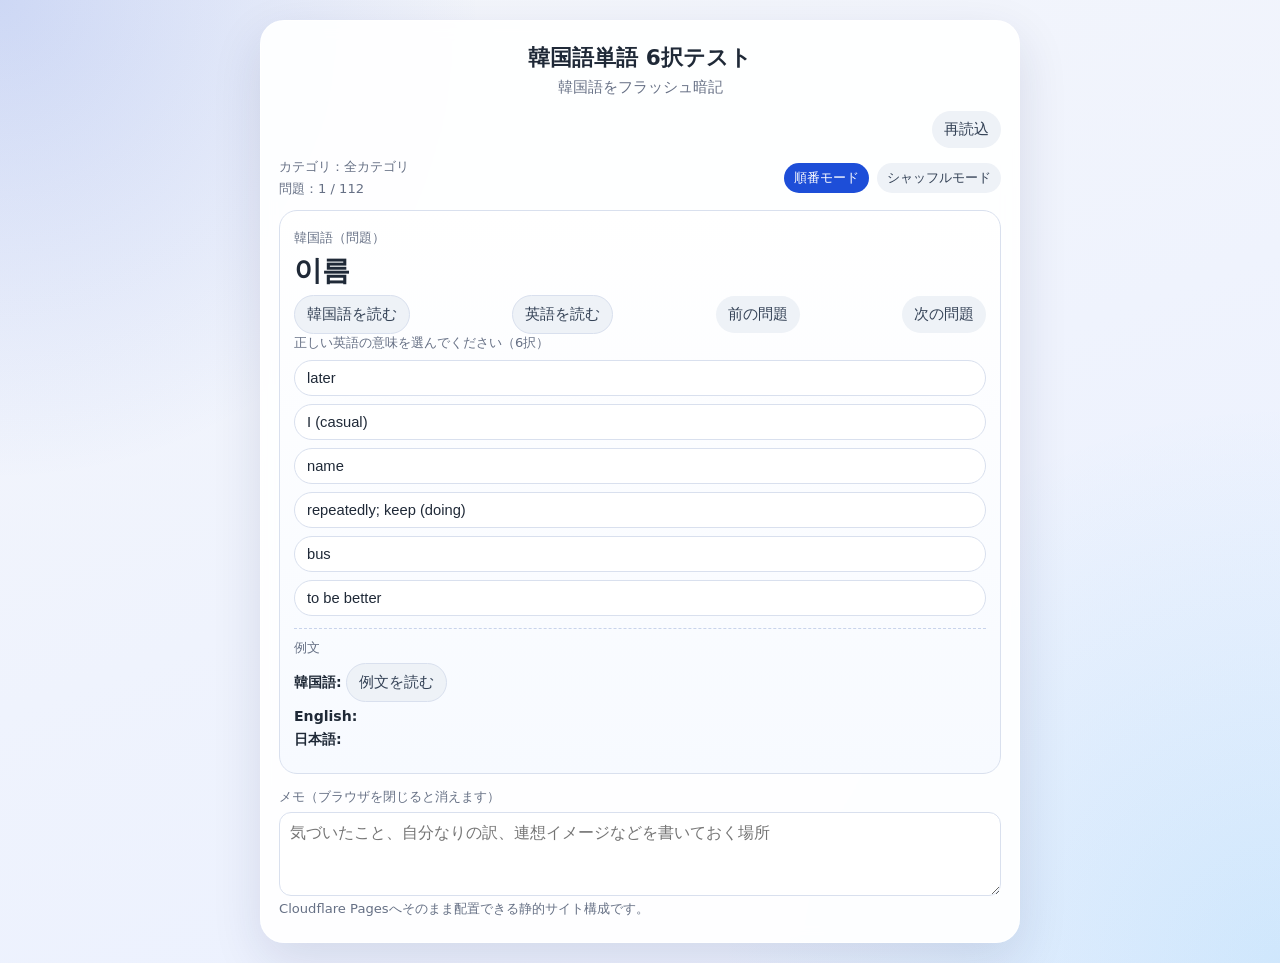
<file: index.html>
<!DOCTYPE html>
<html lang="ja">
<head>
  <meta charset="UTF-8">
  <meta name="viewport" content="width=device-width, initial-scale=1.0">
  <title>韓国語単語 6択テスト</title>
  <link rel="stylesheet" href="./assets/styles.css">
</head>
<body>
  <div class="app">
    <h1 id="appTitle">韓国語単語 6択テスト</h1>
    <div class="sub" id="appSubtitle">
      韓国語とその意味を学習するツールになります。
    </div>

    <div class="status-bar">
      <button id="reloadBtn" class="ghost small-btn" type="button">再読込</button>
    </div>

    <div id="startScreen" class="start-screen hidden">
      <div class="picker-card">
        <div class="picker-kicker">Category Select</div>
        <h2 class="picker-title">学習するカテゴリを選んでください</h2>
        <div class="picker-copy">
          カテゴリごとに問題セットを切り替えて演習できます。
        </div>
        <div id="categorySummary" class="category-summary"></div>
        <div class="picker-section">
          <div class="picker-section-title">すぐに始める</div>
          <div id="quickActionButtons" class="selection-list"></div>
        </div>
        <div class="picker-section">
          <div class="picker-section-head">
            <div class="picker-section-title">カテゴリ一覧</div>
            <div id="categoryCountBadge" class="picker-section-badge"></div>
          </div>
          <div id="categoryButtons" class="selection-list"></div>
        </div>
      </div>
    </div>

    <div id="quizScreen" class="quiz-screen">
      <div class="top-row">
        <div class="progress-block">
          <div>カテゴリ：<span id="currentCategory">全カテゴリ</span></div>
          <div>問題：<span id="qIndex">0</span> / <span id="qTotal">0</span></div>
        </div>
        <div class="mode-buttons">
          <button id="backToCategoriesBtn" class="ghost mode-btn hidden" type="button">カテゴリ選択</button>
          <button id="modeOrderBtn" class="mode-btn mode-active" type="button">順番モード</button>
          <button id="modeShuffleBtn" class="mode-btn mode-inactive" type="button">シャッフルモード</button>
        </div>
      </div>

      <div class="card">
        <div class="label">韓国語（問題）</div>
        <div id="koWord" class="ko-text-main">読込中...</div>

        <div class="btn-row">
          <button class="audio-btn" id="speakKo" type="button">韓国語を読む</button>
          <button class="audio-btn" id="speakEn" type="button">英語を読む</button>
          <button id="prevBtn" class="ghost" type="button">前の問題</button>
          <button id="nextBtn" class="ghost" type="button">次の問題</button>
        </div>

        <div id="optionsLabel" class="label">正しい英語の意味を選んでください（最大6択）</div>
        <div id="options" class="mc-options"></div>

        <div id="result" class="result"></div>
        <div id="correctAnswer" class="correct-answer"></div>

        <div id="exampleBlock" class="example-block">
          <div class="label">例文</div>
          <div class="example-line">
            <strong>韓国語:</strong>
            <span id="exKo"></span>
            <button class="audio-btn" id="exSpeakKo" type="button">例文を読む</button>
          </div>
          <div class="example-line"><strong>English:</strong> <span id="exEn"></span></div>
          <div class="example-line"><strong>日本語:</strong> <span id="exJp"></span></div>
        </div>
      </div>

      <div class="memo-block">
        <div class="label">メモ（ブラウザを閉じると消えます）</div>
        <textarea id="memoBox" placeholder="気づいたこと、自分なりの訳、連想イメージなどを書いておく場所"></textarea>
      </div>

      <div class="bottom-row">
        <div>Cloudflare Pagesへそのまま配置できる静的サイト構成です。</div>
        <div id="errorMessage" class="error-message"></div>
      </div>
    </div>
  </div>

  <script src="./assets/config.js"></script>
  <script src="./assets/app.js"></script>
</body>
</html>
</file>
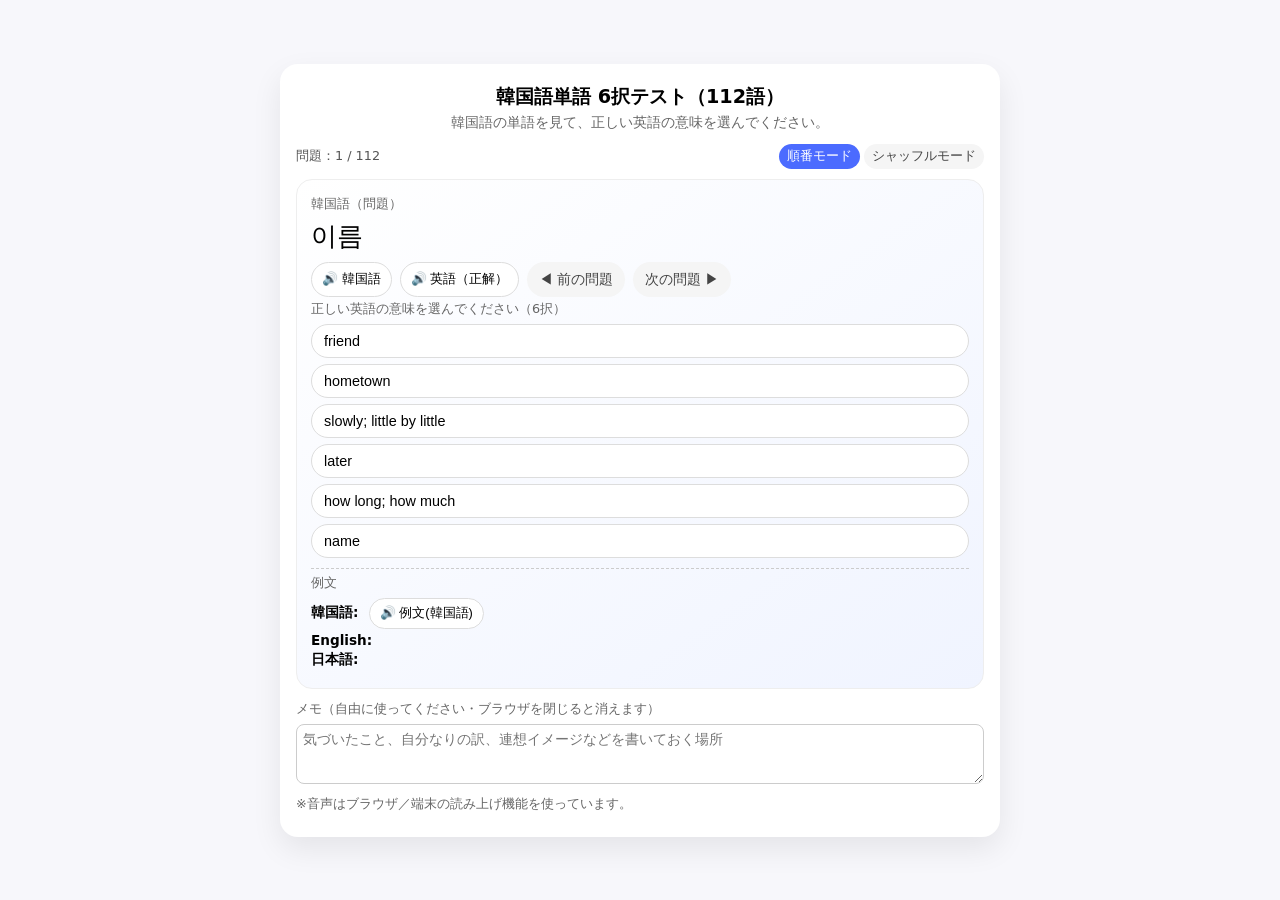
<file: flash korea word 34.html>
<!DOCTYPE html>
<html lang="ja">
<head>
  <meta charset="UTF-8">
  <title>韓国語単語 112語 6択テスト</title>
  <meta name="viewport" content="width=device-width, initial-scale=1.0">
  <style>
    :root {
      font-family: system-ui, -apple-system, BlinkMacSystemFont, "Segoe UI", sans-serif;
    }
    body {
      margin: 0;
      padding: 0;
      min-height: 100vh;
      display: flex;
      justify-content: center;
      align-items: center;
      background: #f7f7fb;
    }
    .app {
      width: 100%;
      max-width: 720px;
      background: #ffffff;
      padding: 20px 16px 24px;
      box-shadow: 0 12px 30px rgba(0,0,0,0.08);
      border-radius: 18px;
      box-sizing: border-box;
    }
    h1 {
      font-size: 1.2rem;
      margin: 0 0 4px;
      text-align: center;
    }
    .sub {
      font-size: 0.85rem;
      color: #666;
      text-align: center;
      margin-bottom: 12px;
    }
    .top-row {
      display: flex;
      justify-content: space-between;
      align-items: center;
      font-size: 0.8rem;
      color: #555;
      margin-bottom: 10px;
      gap: 8px;
      flex-wrap: wrap;
    }
    .mode-buttons {
      display: flex;
      gap: 4px;
      flex-wrap: wrap;
    }
    .mode-btn {
      padding: 4px 8px;
      font-size: 0.8rem;
      border-radius: 999px;
      border: none;
      cursor: pointer;
      display: inline-flex;
      align-items: center;
      gap: 4px;
    }
    .mode-active {
      background: #4b6bff;
      color: #fff;
    }
    .mode-inactive {
      background: #f5f5f5;
      color: #444;
    }

    .card {
      border-radius: 16px;
      border: 1px solid #eee;
      background: linear-gradient(145deg, #ffffff, #f0f4ff);
      padding: 16px 14px;
      margin-bottom: 12px;
    }
    .label {
      font-size: 0.8rem;
      color: #666;
      margin-bottom: 6px;
    }
    .ko-text-main {
      font-size: 1.6rem;
      font-weight: 500;
      margin-bottom: 6px;
      word-break: keep-all;
    }
    .btn-row {
      display: flex;
      flex-wrap: wrap;
      gap: 8px;
      margin-top: 8px;
      margin-bottom: 4px;
    }
    button {
      border-radius: 999px;
      border: none;
      padding: 8px 12px;
      font-size: 0.9rem;
      cursor: pointer;
      transition: background 0.1s, transform 0.05s;
      display: inline-flex;
      align-items: center;
      gap: 4px;
    }
    .primary {
      background: #4b6bff;
      color: #fff;
    }
    .primary:hover {
      background: #364dd6;
      transform: translateY(-1px);
    }
    .ghost {
      background: #f5f5f5;
      color: #444;
    }
    .ghost:hover {
      background: #eaeaea;
      transform: translateY(-1px);
    }
    .audio-btn {
      background: #fff;
      border: 1px solid #ddd;
      border-radius: 999px;
      padding: 6px 10px;
      font-size: 0.8rem;
    }
    .audio-btn:hover {
      background: #f5f5f5;
    }

    .mc-options {
      display: flex;
      flex-direction: column;
      gap: 6px;
      margin-top: 6px;
    }
    .mc-option {
      text-align: left;
      background: #fff;
      border-radius: 999px;
      border: 1px solid #ddd;
      padding: 8px 12px;
      font-size: 0.9rem;
      cursor: pointer;
      transition: background 0.1s, transform 0.05s, border-color 0.1s;
    }
    .mc-option:hover:not(:disabled) {
      background: #f3f3ff;
      transform: translateY(-1px);
    }
    .mc-option.correct-choice {
      background: #e5f7eb;
      border-color: #25a768;
    }
    .mc-option.wrong-choice {
      background: #fde9e7;
      border-color: #d14343;
    }

    .result {
      margin-top: 10px;
      font-size: 0.9rem;
    }
    .correct {
      color: #1a8f3a;
      font-weight: 600;
    }
    .incorrect {
      color: #d14343;
      font-weight: 600;
    }
    .correct-answer {
      margin-top: 4px;
      font-size: 0.85rem;
      color: #555;
    }

    .example-block {
      margin-top: 8px;
      padding-top: 6px;
      border-top: 1px dashed #ccc;
      font-size: 0.85rem;
    }
    .example-line {
      margin-bottom: 3px;
    }

    .memo-block {
      margin-top: 10px;
    }
    .memo-block textarea {
      width: 100%;
      box-sizing: border-box;
      border-radius: 8px;
      border: 1px solid #ccc;
      padding: 6px;
      font-size: 0.85rem;
      font-family: inherit;
      resize: vertical;
      min-height: 60px;
    }

    .bottom-row {
      display: flex;
      justify-content: space-between;
      align-items: center;
      margin-top: 8px;
      font-size: 0.8rem;
      color: #666;
      flex-wrap: wrap;
      gap: 6px;
    }

    @media (max-width: 600px) {
      .app {
        border-radius: 0;
        max-width: none;
        min-height: 100vh;
        box-shadow: none;
      }
      .ko-text-main {
        font-size: 1.3rem;
      }
    }
  </style>
</head>
<body>
<div class="app">
  <h1>韓国語単語 6択テスト（112語）</h1>
  <div class="sub">韓国語の単語を見て、正しい英語の意味を選んでください。</div>

  <div class="top-row">
    <div>問題：<span id="qIndex">1</span> / <span id="qTotal">112</span></div>
    <div class="mode-buttons">
      <button id="modeOrderBtn" class="mode-btn mode-active">順番モード</button>
      <button id="modeShuffleBtn" class="mode-btn mode-inactive">シャッフルモード</button>
    </div>
  </div>

  <div class="card">
    <div class="label">韓国語（問題）</div>
    <div id="koWord" class="ko-text-main"></div>

    <div class="btn-row">
      <button class="audio-btn" id="speakKo">🔊 韓国語</button>
      <button class="audio-btn" id="speakEn">🔊 英語（正解）</button>
      <button id="prevBtn" class="ghost">◀ 前の問題</button>
      <button id="nextBtn" class="ghost">次の問題 ▶</button>
    </div>

    <div class="label">正しい英語の意味を選んでください（6択）</div>
    <div id="options" class="mc-options"></div>

    <div id="result" class="result"></div>
    <div id="correctAnswer" class="correct-answer"></div>

    <div id="exampleBlock" class="example-block">
      <div class="label">例文</div>
      <div class="example-line">
        <strong>韓国語:</strong>
        <span id="exKo"></span>
        <button class="audio-btn" id="exSpeakKo" style="margin-left:6px;">🔊 例文(韓国語)</button>
      </div>
      <div class="example-line"><strong>English:</strong> <span id="exEn"></span></div>
      <div class="example-line"><strong>日本語:</strong> <span id="exJp"></span></div>
    </div>
  </div>

  <div class="memo-block">
    <div class="label">メモ（自由に使ってください・ブラウザを閉じると消えます）</div>
    <textarea id="memoBox" placeholder="気づいたこと、自分なりの訳、連想イメージなどを書いておく場所"></textarea>
  </div>

  <div class="bottom-row">
    <div>※音声はブラウザ／端末の読み上げ機能を使っています。</div>
  </div>
</div>

<script>
  // ===== 34フレーズ（例文用） =====
  const PHRASES = [
    {
      id: 1,
      jp: "お名前はなんですか？なんて呼んだらいいですか？",
      ko: "이름이 뭐예요? 어떻게 부르면 돼요?",
      en: "What is your name? What should I call you?"
    },
    {
      id: 2,
      jp: "出身地はどこですか？あなたの街で一番好きな場所はどこですか？",
      ko: "고향이 어디예요? 그 동네에서 제일 좋아하는 곳이 어디예요?",
      en: "Where are you from? What's your favorite place in your town?"
    },
    {
      id: 3,
      jp: "どこに住んでいますか？私は東京に住んでいます。あなたは？",
      ko: "어디에 살고 있어요? 저는 도쿄에 살아요. 당신은요?",
      en: "Where do you live? I live in Tokyo. How about you?"
    },
    {
      id: 4,
      jp: "元気？ / 最近どう？ / 調子どう？ / やっほー",
      ko: "잘 지내? / 요즘 어때? / 요새 어때? / 안녕? / 야, 뭐 해?",
      en: "How are you? / How's it going? / How are things? / Hey there!"
    },
    {
      id: 5,
      jp: "私は30歳です。あなたはどうですか？君も僕と一緒？",
      ko: "나 서른 살이야. 너는? 우리 동갑이야?",
      en: "I'm 30 years old. How about you? Are we the same age?"
    },
    {
      id: 6,
      jp: "はじめまして／もしかしてどこかで会ったことある？",
      ko: "처음 뵙겠습니다만, 우리 혹시 어디서 본 적 있어요?",
      en: "Nice to meet you. / Have we maybe met somewhere before?"
    },
    {
      id: 7,
      jp: "何をしていますか？一緒にはなそー",
      ko: "지금 뭐 해? 같이 얘기하자. / 같이 얘기할래?",
      en: "What are you doing? Let’s talk. / Wanna talk with me?"
    },
    {
      id: 8,
      jp: "日本語を話しますか？英語で話した方がいい？まだ韓国語上手じゃないんだ",
      ko: "일본어 할 수 있어요? 영어로 말하는 게 나을까요? 아직 한국어 잘 못해요.",
      en: "Do you speak Japanese? Is it better if we talk in English? My Korean isn’t very good yet."
    },
    {
      id: 9,
      jp: "なぜ韓国語を勉強していますか？好きになった韓国の人が一人いるからです。",
      ko: "왜 한국어를 공부해요? 좋아하는 한국 사람이 한 명 있어서요.",
      en: "Why are you studying Korean? Because there's someone Korean I like."
    },
    {
      id: 10,
      jp: "クリスマスはなにをして過ごしましたか。いつもすることはなんですか？",
      ko: "크리스마스에는 뭐 하면서 지냈어요? 보통 뭐 해요?",
      en: "What did you do for Christmas? What do you usually do?"
    },
    {
      id: 11,
      jp: "どれくらい英語を学んでいますか？おすすめの教材とかある？",
      ko: "얼마나 동안 영어를 공부했어요? 추천하는 교재 같은 거 있어요?",
      en: "How long have you been studying English? Do you have any recommended materials?"
    },
    {
      id: 12,
      jp: "趣味はなんですか？なにをしている時が一番落ち着く？",
      ko: "취미가 뭐예요? 뭐 하고 있을 때가 제일 마음이 편해요?",
      en: "What is your hobby? When do you feel the most relaxed?"
    },
    {
      id: 13,
      jp: "日本に旅行したことはありますか？記憶に残ってることとかある？",
      ko: "일본에 여행 가 본 적 있어요? 기억에 남는 일이 있어요?",
      en: "Have you ever traveled to Japan? Do you have any memorable experiences?"
    },
    {
      id: 14,
      jp: "友達になってもいいですか？もっとお互いのこと知ろ",
      ko: "친구해도 돼요? 우리 서로에 대해서 더 알아가요.",
      en: "Can we be friends? Let’s get to know each other more."
    },
    {
      id: 15,
      jp: "いつ初めて恋をしましたか？今、気になってる人は今いる？",
      ko: "언제 처음 사랑을 했어요? 지금 좋아하는 사람 있어?",
      en: "When did you first fall in love? Is there someone you like now?"
    },
    {
      id: 16,
      jp: "どんな音楽が好きですか？ライブとか行ったりする？",
      ko: "어떤 음악을 좋아해요? 라이브 공연 같은 데도 가요?",
      en: "What kind of music do you like? Do you go to live shows?"
    },
    {
      id: 17,
      jp: "irisはどういう意味ですか？英語だとなんていうんだろ",
      ko: "iris는 무슨 뜻이에요? 영어로는 뭐라고 할까요?",
      en: "What does \"iris\" mean? I wonder how you say it in English."
    },
    {
      id: 18,
      jp: "バスケができますか？部活はなにしてた？",
      ko: "농구할 수 있어요? 학교 다닐 때는 무슨 동아리 했어요?",
      en: "Can you play basketball? What club were you in at school?"
    },
    {
      id: 19,
      jp: "タバコはありますか？ビールがないと生きていけない",
      ko: "담배 있어요? 저는 맥주 없이는 못 살아요.",
      en: "Do you have a cigarette? I can’t live without beer."
    },
    {
      id: 20,
      jp: "もう一度言ってください。ゆっくりお話ししてもらってもいいですか",
      ko: "제가 아직 잘 못 알아들어서요. 천천히 말해 주세요.",
      en: "Please say it one more time. Could you speak more slowly?"
    },
    {
      id: 21,
      jp: "この服はいくらですか？もうちょっと安くならない？",
      ko: "이 옷은 얼마예요? 조금만 더 싸게 안 될까요?",
      en: "How much is this one? Can you make it a bit cheaper?"
    },
    {
      id: 22,
      jp: "全州に行きたいです。みんなおすすめって言ってたんだ",
      ko: "전주에 가고 싶어요. 다들 좋다고 추천하더라고요.",
      en: "I want to go to Jeonju. Everyone keeps recommending it."
    },
    {
      id: 23,
      jp: "職場まではどうやって行きますか？バスか電車、どっちが便利ですか？",
      ko: "직장까지는 어떻게 가요? 버스랑 지하철 중에 뭐가 더 편해요?",
      en: "How do you get to your workplace? Which is more convenient, the bus or the train?"
    },
    {
      id: 24,
      jp: "どの鍵が私のですか？間違えてあなたのと取り違えちゃってた",
      ko: "어느 열쇠가 제 거예요? 잘못해서 당신 거랑 바꿔 들고 있었어요.",
      en: "Which key is mine? I accidentally picked up yours instead."
    },
    {
      id: 25,
      jp: "あの方はどなたですか？有名な方ですか",
      ko: "저분은 누구예요? 유명한 분이에요?",
      en: "Who is that person? Are they famous?"
    },
    {
      id: 26,
      jp: "何時ですか？もうそろそろ寝る時間かな",
      ko: "몇 시예요? 이제 슬슬 잘 시간인가 봐요.",
      en: "What time is it? Maybe it’s about time to sleep."
    },
    {
      id: 27,
      jp: "おすすめの料理はなんですか？この食事に合うお酒はなんですか",
      ko: "추천하는 요리가 뭐예요? 이 음식이랑 잘 어울리는 술은 뭐예요?",
      en: "What dish do you recommend? What drink goes well with this meal?"
    },
    {
      id: 28,
      jp: "これをください。あと、これももらっていいですか",
      ko: "이거 주세요. 그리고 이것도 같이 주실 수 있어요?",
      en: "This one, please. And could I have this one as well?"
    },
    {
      id: 29,
      jp: "お会計をお願いします。現金で支払います／クレジットで",
      ko: "계산해 주세요. 현금으로 할게요. / 카드로 할게요.",
      en: "The check, please. I’ll pay in cash. / I’ll pay by card."
    },
    {
      id: 30,
      jp: "翻訳していただけますか？コーヒー今度奢るから",
      ko: "번역해 주실 수 있어요? 다음에 커피 살게요.",
      en: "Could you translate this for me? I'll buy you coffee next time."
    },
    {
      id: 31,
      jp: "話せてうれしいです。好きになっちゃう",
      ko: "이야기하게 돼서 반가워요. / 이렇게 이야기하다 보니까 자꾸 좋아져요.",
      en: "I'm glad to talk to you. / I feel like I'm starting to like you."
    },
    {
      id: 32,
      jp: "連絡ができてうれしいです／あなたが大好きです！",
      ko: "연락하게 돼서 기뻐요. 당신을 정말 많이 좋아해요!",
      en: "I'm happy we could get in touch. I really like you a lot!"
    },
    {
      id: 33,
      jp: "メッセージありがとうございます。僕とあなたが出会えたことは運命だと思う",
      ko: "메시지 보내줘서 고마워요. 우리 만나게 된 건 운명인 것 같아요.",
      en: "Thank you for your message. I think it’s fate that we met."
    },
    {
      id: 34,
      jp: "韓国語を教えてください〜。もっと勉強してあなたと話せるようになりたいです！",
      ko: "한국어 가르쳐 주세요~ 더 공부해서 나중에 너랑 한국어로 많이 얘기할 수 있게 되고 싶어요.",
      en: "Please teach me Korean~ I want to study more so I can talk with you a lot!"
    }
  ];

  // ===== 単語データ 112語 =====
  const WORDS = [
    { id: 1,  ko: "이름",                      en: "name" },
    { id: 2,  ko: "뭐",                        en: "what" },
    { id: 3,  ko: "어떻게",                    en: "how" },
    { id: 4,  ko: "부르다",                    en: "to call (someone by name)" },
    { id: 5,  ko: "되다",                      en: "to become; to be okay" },
    { id: 6,  ko: "고향",                      en: "hometown" },
    { id: 7,  ko: "어디",                      en: "where" },
    { id: 8,  ko: "그",                        en: "that (near the listener)" },
    { id: 9,  ko: "동네",                      en: "neighborhood" },
    { id: 10, ko: "제일",                      en: "the most; best" },
    { id: 11, ko: "좋아하다",                  en: "to like" },
    { id: 12, ko: "곳",                        en: "place" },
    { id: 13, ko: "살다",                      en: "to live" },
    { id: 14, ko: "있다",                      en: "to be; to exist; to have" },
    { id: 15, ko: "저",                        en: "I (polite)" },
    { id: 16, ko: "나",                        en: "I (casual)" },
    { id: 17, ko: "너",                        en: "you (casual)" },
    { id: 18, ko: "당신",                      en: "you (polite; context-sensitive)" },
    { id: 19, ko: "잘",                        en: "well; nicely" },
    { id: 20, ko: "지내다",                    en: "to get along; to be doing" },
    { id: 21, ko: "요즘 / 요새",               en: "these days" },
    { id: 22, ko: "안녕",                      en: "hi; hello" },
    { id: 23, ko: "지금",                      en: "now" },
    { id: 24, ko: "같이",                      en: "together" },
    { id: 25, ko: "얘기하다 / 이야기하다",     en: "to talk; to chat" },
    { id: 26, ko: "일본어",                    en: "Japanese (language)" },
    { id: 27, ko: "영어",                      en: "English (language)" },
    { id: 28, ko: "한국어",                    en: "Korean (language)" },
    { id: 29, ko: "공부하다",                  en: "to study" },
    { id: 30, ko: "사람",                      en: "person" },
    { id: 31, ko: "한 명",                     en: "one person" },
    { id: 32, ko: "크리스마스",                en: "Christmas" },
    { id: 33, ko: "얼마나",                    en: "how long; how much" },
    { id: 34, ko: "동안",                      en: "during; for (a period of time)" },
    { id: 35, ko: "취미",                      en: "hobby" },
    { id: 36, ko: "마음",                      en: "heart; feelings" },
    { id: 37, ko: "편하다",                    en: "to feel comfortable; relaxed" },
    { id: 38, ko: "일본",                      en: "Japan" },
    { id: 39, ko: "여행",                      en: "trip; travel" },
    { id: 40, ko: "기억",                      en: "memory" },
    { id: 41, ko: "친구",                      en: "friend" },
    { id: 42, ko: "서로",                      en: "each other" },
    { id: 43, ko: "언제",                      en: "when" },
    { id: 44, ko: "사랑",                      en: "love" },
    { id: 45, ko: "음악",                      en: "music" },
    { id: 46, ko: "라이브 공연",               en: "live concert; live show" },
    { id: 47, ko: "뜻",                        en: "meaning" },
    { id: 48, ko: "농구",                      en: "basketball" },
    { id: 49, ko: "학교",                      en: "school" },
    { id: 50, ko: "동아리",                    en: "(school) club; circle" },
    { id: 51, ko: "담배",                      en: "cigarette" },
    { id: 52, ko: "맥주",                      en: "beer" },
    { id: 53, ko: "옷",                        en: "clothes" },
    { id: 54, ko: "전주",                      en: "Jeonju (a city in Korea)" },
    { id: 55, ko: "직장",                      en: "workplace" },
    { id: 56, ko: "버스",                      en: "bus" },
    { id: 57, ko: "지하철",                    en: "subway; metro" },
    { id: 58, ko: "열쇠",                      en: "key" },
    { id: 59, ko: "분",                        en: "person (honorific)" },
    { id: 60, ko: "시간",                      en: "time" },
    { id: 61, ko: "요리",                      en: "dish; cuisine" },
    { id: 62, ko: "음식",                      en: "food" },
    { id: 63, ko: "술",                        en: "alcohol; liquor" },
    { id: 64, ko: "이거",                      en: "this (thing)" },
    { id: 65, ko: "현금",                      en: "cash" },
    { id: 66, ko: "카드",                      en: "card (credit card, etc.)" },
    { id: 67, ko: "번역하다",                  en: "to translate" },
    { id: 68, ko: "커피",                      en: "coffee" },
    { id: 69, ko: "연락하다",                  en: "to contact" },
    { id: 70, ko: "기쁘다",                    en: "to be glad; happy" },
    { id: 71, ko: "메시지",                    en: "message" },
    { id: 72, ko: "보내다",                    en: "to send" },
    { id: 73, ko: "만나다 / 만나게 되다",      en: "to meet; to end up meeting" },
    { id: 74, ko: "운명",                      en: "fate; destiny" },
    { id: 75, ko: "가르치다",                  en: "to teach" },
    { id: 76, ko: "더",                        en: "more" },
    { id: 77, ko: "나중에",                    en: "later" },
    { id: 78, ko: "많이",                      en: "a lot; much" },
    { id: 79, ko: "싶다",                      en: "to want to (do)" },
    { id: 80, ko: "할 수 있다",                en: "can do" },

    { id: 81,  ko: "말하다",                   en: "to speak; to talk" },
    { id: 82,  ko: "알다",                     en: "to know" },
    { id: 83,  ko: "가다",                     en: "to go" },
    { id: 84,  ko: "남다",                     en: "to remain; to stay" },
    { id: 85,  ko: "다니다",                   en: "to attend; to go regularly" },
    { id: 86,  ko: "없다",                     en: "to not exist; to not have" },
    { id: 87,  ko: "알리다",                   en: "to let someone know; to tell" },
    { id: 88,  ko: "추천하다",                 en: "to recommend" },
    { id: 89,  ko: "교재",                     en: "textbook; study material" },
    { id: 90,  ko: "일",                       en: "thing; matter; event" },
    { id: 91,  ko: "어울리다",                 en: "to go well with; to suit" },
    { id: 92,  ko: "유명하다",                 en: "to be famous" },
    { id: 93,  ko: "자다",                     en: "to sleep" },
    { id: 94,  ko: "계산하다",                 en: "to pay (the bill); to calculate" },
    { id: 95,  ko: "좋아지다",                 en: "to become better; to come to like" },
    { id: 96,  ko: "낫다",                     en: "to be better" },

    { id: 97,  ko: "아직",                     en: "still; not yet" },
    { id: 98,  ko: "보통",                     en: "usually" },
    { id: 99,  ko: "조금만",                   en: "just a little (bit)" },
    { id: 100, ko: "천천히",                   en: "slowly" },
    { id: 101, ko: "다들",                     en: "everyone; all (people)" },
    { id: 102, ko: "이렇게",                   en: "like this" },
    { id: 103, ko: "정말",                     en: "really" },
    { id: 104, ko: "자꾸",                     en: "repeatedly; keep (doing)" },
    { id: 105, ko: "이제",                     en: "now; from now on" },
    { id: 106, ko: "슬슬",                     en: "slowly; little by little" },
    { id: 107, ko: "그리고",                   en: "and; and then" },
    { id: 108, ko: "혹시",                     en: "by any chance" },

    { id: 109, ko: "본 적 있다",               en: "to have experienced; to have done" },
    { id: 110, ko: "기억에 남다",              en: "to remain in one’s memory" },
    { id: 111, ko: "알아가다",                 en: "to get to know (gradually)" },
    { id: 112, ko: "만나게 되다",              en: "to end up meeting; to come to meet" }
  ];

  // ===== ユーティリティ =====
  function shuffleArray(arr) {
    for (let i = arr.length - 1; i > 0; i--) {
      const j = Math.floor(Math.random() * (i + 1));
      [arr[i], arr[j]] = [arr[j], arr[i]];
    }
    return arr;
  }

  function speak(text, lang) {
    if (!("speechSynthesis" in window)) {
      alert("このブラウザは音声読み上げに対応していません。");
      return;
    }
    const synth = window.speechSynthesis;
    synth.cancel();
    const utter = new SpeechSynthesisUtterance(text);
    utter.lang = lang;
    synth.speak(utter);
  }

  // ===== 例文検索（強化版） =====
  function findExampleForWord(koWord, enWord) {
  let base = koWord.split("/")[0].trim();
  const patterns = new Set();

  const baseNoSpace = base.replace(/\s+/g, "");

  // --- 名詞は 2文字以上でOK ---
  if (!base.endsWith("다")) {
    if (baseNoSpace.length >= 2) {
      patterns.add(baseNoSpace);
    }
  }

  // --- 動詞・形容詞 ---
  if (base.endsWith("다")) {
    const stem = base.slice(0, -1); // 가르치다 → 가르치
    if (stem.length >= 2) patterns.add(stem);

    // 하다 動詞
    if (base.endsWith("하다")) {
      const noun = base.slice(0, -2); // 연락하다 → 연락
      if (noun.length >= 2) patterns.add(noun);
    }
  }

  // --- Korean側マッチ ---
  for (const ph of PHRASES) {
    const koFull = ph.ko.replace(/\s+/g, "");
    for (const p of patterns) {
      if (koFull.includes(p)) {
        return ph;
      }
    }
  }

  // --- English fallback（控えめ） ---
  if (enWord) {
    let baseEn = enWord
      .toLowerCase()
      .split(";")[0]
      .replace(/^to\s+/, "")
      .replace(/\(.*?\)/g, "")
      .trim();

    if (baseEn.length >= 4) {
      for (const ph of PHRASES) {
        if (ph.en.toLowerCase().includes(baseEn)) {
          return ph;
        }
      }
    }
  }

  return null;
}


  // ===== DOM 取得 =====
  const koWordEl        = document.getElementById("koWord");
  const optionsEl       = document.getElementById("options");
  const resultEl        = document.getElementById("result");
  const correctAnswerEl = document.getElementById("correctAnswer");
  const exKoEl          = document.getElementById("exKo");
  const exEnEl          = document.getElementById("exEn");
  const exJpEl          = document.getElementById("exJp");
  const exSpeakKoBtn    = document.getElementById("exSpeakKo");

  const qIndexEl        = document.getElementById("qIndex");
  const qTotalEl        = document.getElementById("qTotal");
  const nextBtn         = document.getElementById("nextBtn");
  const prevBtn         = document.getElementById("prevBtn");
  const speakKoBtn      = document.getElementById("speakKo");
  const speakEnBtn      = document.getElementById("speakEn");

  const modeOrderBtn    = document.getElementById("modeOrderBtn");
  const modeShuffleBtn  = document.getElementById("modeShuffleBtn");

  qTotalEl.textContent = WORDS.length.toString();

  // 今表示している例文の韓国語テキスト
  let currentExampleKo = "";

  // ===== 出題順管理 =====
  let mode = "order";    // "order" or "shuffle"
  let deck = [];
  let pos = 0;

  function buildDeck() {
    deck = [...Array(WORDS.length).keys()];
    if (mode === "shuffle") {
      shuffleArray(deck);
    }
    pos = 0;
  }

  function updateModeButtons() {
    if (mode === "order") {
      modeOrderBtn.classList.add("mode-active");
      modeOrderBtn.classList.remove("mode-inactive");
      modeShuffleBtn.classList.add("mode-inactive");
      modeShuffleBtn.classList.remove("mode-active");
    } else {
      modeShuffleBtn.classList.add("mode-active");
      modeShuffleBtn.classList.remove("mode-inactive");
      modeOrderBtn.classList.add("mode-inactive");
      modeOrderBtn.classList.remove("mode-active");
    }
  }

  function getCurrentIndex() {
    return deck[pos];
  }

  // ===== 画面表示 =====
  function buildOptions() {
    const currentIndex = getCurrentIndex();
    const data = WORDS[currentIndex];
    const correctText = data.en;

    const candidates = [];
    for (let i = 0; i < WORDS.length; i++) {
      if (i !== currentIndex) candidates.push(i);
    }
    shuffleArray(candidates);
    const wrongIndices = candidates.slice(0, 5);

    const options = [{ text: correctText, correct: true }];
    wrongIndices.forEach(idx => {
      options.push({ text: WORDS[idx].en, correct: false });
    });
    shuffleArray(options);

    optionsEl.innerHTML = "";
    options.forEach(opt => {
      const btn = document.createElement("button");
      btn.type = "button";
      btn.className = "mc-option";
      btn.textContent = opt.text;
      btn.dataset.correct = opt.correct ? "true" : "false";
      btn.addEventListener("click", () => handleChoice(btn));
      optionsEl.appendChild(btn);
    });
  }

  function showQuestion(clear = true) {
    const currentIndex = getCurrentIndex();
    const data = WORDS[currentIndex];
    koWordEl.textContent = data.ko;
    qIndexEl.textContent = (pos + 1).toString();

    if (clear) {
      resultEl.textContent = "";
      resultEl.className = "result";
      correctAnswerEl.textContent = "";
      exKoEl.textContent = "";
      exEnEl.textContent = "";
      exJpEl.textContent = "";
      currentExampleKo = "";
    }

    buildOptions();
  }

  // ===== 解答処理 =====
  function handleChoice(btn) {
    const isCorrect = btn.dataset.correct === "true";
    const currentIndex = getCurrentIndex();

    if (isCorrect) {
      resultEl.textContent = "✅ 正解！";
      resultEl.className = "result correct";
    } else {
      resultEl.textContent = "❌ 不正解…";
      resultEl.className = "result incorrect";
    }
    const correctText = WORDS[currentIndex].en;
    correctAnswerEl.textContent = "正解：" + correctText;

    const allBtns = optionsEl.querySelectorAll(".mc-option");
    allBtns.forEach(b => {
      b.disabled = true;
      if (b.dataset.correct === "true") {
        b.classList.add("correct-choice");
      } else if (b === btn && !isCorrect) {
        b.classList.add("wrong-choice");
      }
    });

    const wordKo = WORDS[currentIndex].ko;
    const wordEn = WORDS[currentIndex].en;
    const example = findExampleForWord(wordKo, wordEn);
    if (example) {
      exKoEl.textContent = example.ko;
      exEnEl.textContent = example.en;
      exJpEl.textContent = example.jp;
      currentExampleKo = example.ko;
    } else {
      // 見つからないときは何も表示しない
      exKoEl.textContent = "";
      exEnEl.textContent = "";
      exJpEl.textContent = "";
      currentExampleKo = "";
    }
  }

  // ===== ナビゲーション =====
  nextBtn.addEventListener("click", () => {
    pos++;
    if (pos >= deck.length) {
      pos = 0;
    }
    showQuestion(true);
  });

  prevBtn.addEventListener("click", () => {
    pos--;
    if (pos < 0) {
      pos = deck.length - 1;
    }
    showQuestion(true);
  });

  // ===== TTSボタン =====
  speakKoBtn.addEventListener("click", () => {
    const currentIndex = getCurrentIndex();
    speak(WORDS[currentIndex].ko, "ko-KR");
  });

  speakEnBtn.addEventListener("click", () => {
    const currentIndex = getCurrentIndex();
    speak(WORDS[currentIndex].en, "en-US");
  });

  exSpeakKoBtn.addEventListener("click", () => {
    if (currentExampleKo) {
      speak(currentExampleKo, "ko-KR");
    }
  });

  // ===== モード切替 =====
  modeOrderBtn.addEventListener("click", () => {
    if (mode !== "order") {
      mode = "order";
      updateModeButtons();
      buildDeck();
      showQuestion(true);
    } else {
      buildDeck();
      showQuestion(true);
    }
  });

  modeShuffleBtn.addEventListener("click", () => {
    if (mode !== "shuffle") {
      mode = "shuffle";
      updateModeButtons();
      buildDeck();
      showQuestion(true);
    } else {
      buildDeck();
      showQuestion(true);
    }
  });

  // ===== 初期化 =====
  buildDeck();
  updateModeButtons();
  showQuestion(true);
</script>
</body>
</html>
</file>
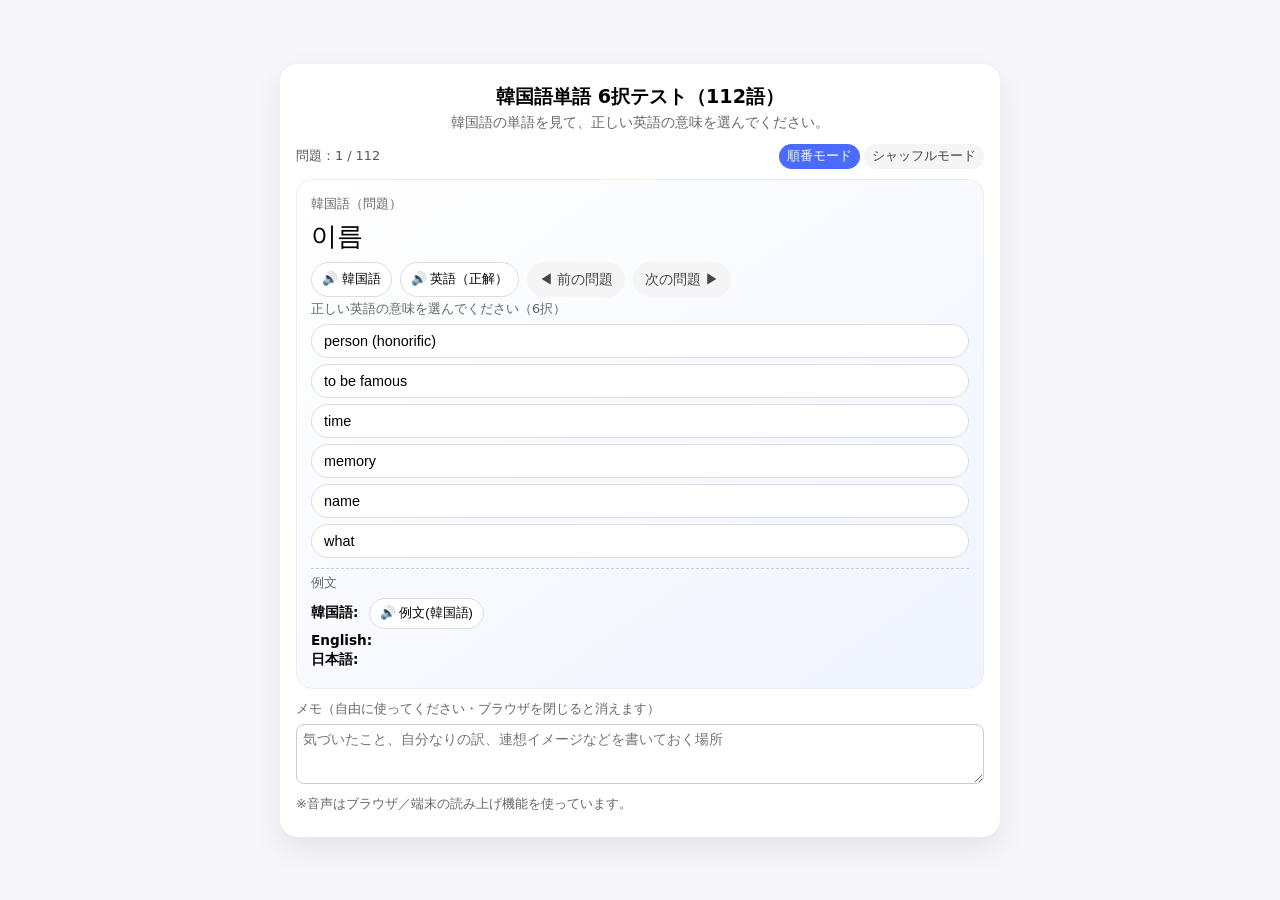
<file: word_korea copy.html>
<!DOCTYPE html>
<html lang="ja">
<head>
  <meta charset="UTF-8">
  <title>韓国語単語 112語 6択テスト</title>
  <meta name="viewport" content="width=device-width, initial-scale=1.0">
  <style>
    :root {
      font-family: system-ui, -apple-system, BlinkMacSystemFont, "Segoe UI", sans-serif;
    }
    body {
      margin: 0;
      padding: 0;
      min-height: 100vh;
      display: flex;
      justify-content: center;
      align-items: center;
      background: #f7f7fb;
    }
    .app {
      width: 100%;
      max-width: 720px;
      background: #ffffff;
      padding: 20px 16px 24px;
      box-shadow: 0 12px 30px rgba(0,0,0,0.08);
      border-radius: 18px;
      box-sizing: border-box;
    }
    h1 {
      font-size: 1.2rem;
      margin: 0 0 4px;
      text-align: center;
    }
    .sub {
      font-size: 0.85rem;
      color: #666;
      text-align: center;
      margin-bottom: 12px;
    }
    .top-row {
      display: flex;
      justify-content: space-between;
      align-items: center;
      font-size: 0.8rem;
      color: #555;
      margin-bottom: 10px;
      gap: 8px;
      flex-wrap: wrap;
    }
    .mode-buttons {
      display: flex;
      gap: 4px;
      flex-wrap: wrap;
    }
    .mode-btn {
      padding: 4px 8px;
      font-size: 0.8rem;
      border-radius: 999px;
      border: none;
      cursor: pointer;
      display: inline-flex;
      align-items: center;
      gap: 4px;
    }
    .mode-active {
      background: #4b6bff;
      color: #fff;
    }
    .mode-inactive {
      background: #f5f5f5;
      color: #444;
    }

    .card {
      border-radius: 16px;
      border: 1px solid #eee;
      background: linear-gradient(145deg, #ffffff, #f0f4ff);
      padding: 16px 14px;
      margin-bottom: 12px;
    }
    .label {
      font-size: 0.8rem;
      color: #666;
      margin-bottom: 6px;
    }
    .ko-text-main {
      font-size: 1.6rem;
      font-weight: 500;
      margin-bottom: 6px;
      word-break: keep-all;
    }
    .btn-row {
      display: flex;
      flex-wrap: wrap;
      gap: 8px;
      margin-top: 8px;
      margin-bottom: 4px;
    }
    button {
      border-radius: 999px;
      border: none;
      padding: 8px 12px;
      font-size: 0.9rem;
      cursor: pointer;
      transition: background 0.1s, transform 0.05s;
      display: inline-flex;
      align-items: center;
      gap: 4px;
    }
    .primary {
      background: #4b6bff;
      color: #fff;
    }
    .primary:hover {
      background: #364dd6;
      transform: translateY(-1px);
    }
    .ghost {
      background: #f5f5f5;
      color: #444;
    }
    .ghost:hover {
      background: #eaeaea;
      transform: translateY(-1px);
    }
    .audio-btn {
      background: #fff;
      border: 1px solid #ddd;
      border-radius: 999px;
      padding: 6px 10px;
      font-size: 0.8rem;
    }
    .audio-btn:hover {
      background: #f5f5f5;
    }

    .mc-options {
      display: flex;
      flex-direction: column;
      gap: 6px;
      margin-top: 6px;
    }
    .mc-option {
      text-align: left;
      background: #fff;
      border-radius: 999px;
      border: 1px solid #ddd;
      padding: 8px 12px;
      font-size: 0.9rem;
      cursor: pointer;
      transition: background 0.1s, transform 0.05s, border-color 0.1s;
    }
    .mc-option:hover:not(:disabled) {
      background: #f3f3ff;
      transform: translateY(-1px);
    }
    .mc-option.correct-choice {
      background: #e5f7eb;
      border-color: #25a768;
    }
    .mc-option.wrong-choice {
      background: #fde9e7;
      border-color: #d14343;
    }

    .result {
      margin-top: 10px;
      font-size: 0.9rem;
    }
    .correct {
      color: #1a8f3a;
      font-weight: 600;
    }
    .incorrect {
      color: #d14343;
      font-weight: 600;
    }
    .correct-answer {
      margin-top: 4px;
      font-size: 0.85rem;
      color: #555;
    }

    .example-block {
      margin-top: 8px;
      padding-top: 6px;
      border-top: 1px dashed #ccc;
      font-size: 0.85rem;
    }
    .example-line {
      margin-bottom: 3px;
    }

    .memo-block {
      margin-top: 10px;
    }
    .memo-block textarea {
      width: 100%;
      box-sizing: border-box;
      border-radius: 8px;
      border: 1px solid #ccc;
      padding: 6px;
      font-size: 0.85rem;
      font-family: inherit;
      resize: vertical;
      min-height: 60px;
    }

    .bottom-row {
      display: flex;
      justify-content: space-between;
      align-items: center;
      margin-top: 8px;
      font-size: 0.8rem;
      color: #666;
      flex-wrap: wrap;
      gap: 6px;
    }

    @media (max-width: 600px) {
      .app {
        border-radius: 0;
        max-width: none;
        min-height: 100vh;
        box-shadow: none;
      }
      .ko-text-main {
        font-size: 1.3rem;
      }
    }
  </style>
</head>
<body>
<div class="app">
  <h1>韓国語単語 6択テスト（112語）</h1>
  <div class="sub">韓国語の単語を見て、正しい英語の意味を選んでください。</div>

  <div class="top-row">
    <div>問題：<span id="qIndex">1</span> / <span id="qTotal">112</span></div>
    <div class="mode-buttons">
      <button id="modeOrderBtn" class="mode-btn mode-active">順番モード</button>
      <button id="modeShuffleBtn" class="mode-btn mode-inactive">シャッフルモード</button>
    </div>
  </div>

  <div class="card">
    <div class="label">韓国語（問題）</div>
    <div id="koWord" class="ko-text-main"></div>

    <div class="btn-row">
      <button class="audio-btn" id="speakKo">🔊 韓国語</button>
      <button class="audio-btn" id="speakEn">🔊 英語（正解）</button>
      <button id="prevBtn" class="ghost">◀ 前の問題</button>
      <button id="nextBtn" class="ghost">次の問題 ▶</button>
    </div>

    <div class="label">正しい英語の意味を選んでください（6択）</div>
    <div id="options" class="mc-options"></div>

    <div id="result" class="result"></div>
    <div id="correctAnswer" class="correct-answer"></div>

    <div id="exampleBlock" class="example-block">
      <div class="label">例文</div>
      <div class="example-line">
        <strong>韓国語:</strong>
        <span id="exKo"></span>
        <!-- ★ ここが追加：例文の韓国語TTSボタン -->
        <button class="audio-btn" id="exSpeakKo" style="margin-left:6px;">🔊 例文(韓国語)</button>
      </div>
      <div class="example-line"><strong>English:</strong> <span id="exEn"></span></div>
      <div class="example-line"><strong>日本語:</strong> <span id="exJp"></span></div>
    </div>
  </div>

  <div class="memo-block">
    <div class="label">メモ（自由に使ってください・ブラウザを閉じると消えます）</div>
    <textarea id="memoBox" placeholder="気づいたこと、自分なりの訳、連想イメージなどを書いておく場所"></textarea>
  </div>

  <div class="bottom-row">
    <div>※音声はブラウザ／端末の読み上げ機能を使っています。</div>
  </div>
</div>

<script>
  // ===== 34フレーズ（例文用） =====
  const PHRASES = [
    {
      id: 1,
      jp: "お名前はなんですか？なんて呼んだらいいですか？",
      ko: "이름이 뭐예요? 어떻게 부르면 돼요?",
      en: "What is your name? What should I call you?"
    },
    {
      id: 2,
      jp: "出身地はどこですか？あなたの街で一番好きな場所はどこですか？",
      ko: "고향이 어디예요? 그 동네에서 제일 좋아하는 곳이 어디예요?",
      en: "Where are you from? What's your favorite place in your town?"
    },
    {
      id: 3,
      jp: "どこに住んでいますか？私は東京に住んでいます。あなたは？",
      ko: "어디에 살고 있어요? 저는 도쿄에 살아요. 당신은요?",
      en: "Where do you live? I live in Tokyo. How about you?"
    },
    {
      id: 4,
      jp: "元気？ / 最近どう？ / 調子どう？ / やっほー",
      ko: "잘 지내? / 요즘 어때? / 요새 어때? / 안녕? / 야, 뭐 해?",
      en: "How are you? / How's it going? / How are things? / Hey there!"
    },
    {
      id: 5,
      jp: "私は30歳です。あなたはどうですか？君も僕と一緒？",
      ko: "나 서른 살이야. 너는? 우리 동갑이야?",
      en: "I'm 30 years old. How about you? Are we the same age?"
    },
    {
      id: 6,
      jp: "はじめまして／もしかしてどこかで会ったことある？",
      ko: "처음 뵙겠습니다만, 우리 혹시 어디서 본 적 있어요?",
      en: "Nice to meet you. / Have we maybe met somewhere before?"
    },
    {
      id: 7,
      jp: "何をしていますか？一緒にはなそー",
      ko: "지금 뭐 해? 같이 얘기하자. / 같이 얘기할래?",
      en: "What are you doing? Let’s talk. / Wanna talk with me?"
    },
    {
      id: 8,
      jp: "日本語を話しますか？英語で話した方がいい？まだ韓国語上手じゃないんだ",
      ko: "일본어 할 수 있어요? 영어로 말하는 게 나을까요? 아직 한국어 잘 못해요.",
      en: "Do you speak Japanese? Is it better if we talk in English? My Korean isn’t very good yet."
    },
    {
      id: 9,
      jp: "なぜ韓国語を勉強していますか？好きになった韓国の人が一人いるからです。",
      ko: "왜 한국어를 공부해요? 좋아하는 한국 사람이 한 명 있어서요.",
      en: "Why are you studying Korean? Because there's someone Korean I like."
    },
    {
      id: 10,
      jp: "クリスマスはなにをして過ごしましたか。いつもすることはなんですか？",
      ko: "크리스마스에는 뭐 하면서 지냈어요? 보통 뭐 해요?",
      en: "What did you do for Christmas? What do you usually do?"
    },
    {
      id: 11,
      jp: "どれくらい英語を学んでいますか？おすすめの教材とかある？",
      ko: "얼마나 동안 영어를 공부했어요? 추천하는 교재 같은 거 있어요?",
      en: "How long have you been studying English? Do you have any recommended materials?"
    },
    {
      id: 12,
      jp: "趣味はなんですか？なにをしている時が一番落ち着く？",
      ko: "취미가 뭐예요? 뭐 하고 있을 때가 제일 마음이 편해요?",
      en: "What is your hobby? When do you feel the most relaxed?"
    },
    {
      id: 13,
      jp: "日本に旅行したことはありますか？記憶に残ってることとかある？",
      ko: "일본에 여행 가 본 적 있어요? 기억에 남는 일이 있어요?",
      en: "Have you ever traveled to Japan? Do you have any memorable experiences?"
    },
    {
      id: 14,
      jp: "友達になってもいいですか？もっとお互いのこと知ろ",
      ko: "친구해도 돼요? 우리 서로에 대해서 더 알아가요.",
      en: "Can we be friends? Let’s get to know each other more."
    },
    {
      id: 15,
      jp: "いつ初めて恋をしましたか？今、気になってる人は今いる？",
      ko: "언제 처음 사랑을 했어요? 지금 좋아하는 사람 있어?",
      en: "When did you first fall in love? Is there someone you like now?"
    },
    {
      id: 16,
      jp: "どんな音楽が好きですか？ライブとか行ったりする？",
      ko: "어떤 음악을 좋아해요? 라이브 공연 같은 데도 가요?",
      en: "What kind of music do you like? Do you go to live shows?"
    },
    {
      id: 17,
      jp: "irisはどういう意味ですか？英語だとなんていうんだろ",
      ko: "iris는 무슨 뜻이에요? 영어로는 뭐라고 할까요?",
      en: "What does \"iris\" mean? I wonder how you say it in English."
    },
    {
      id: 18,
      jp: "バスケができますか？部活はなにしてた？",
      ko: "농구할 수 있어요? 학교 다닐 때는 무슨 동아리 했어요?",
      en: "Can you play basketball? What club were you in at school?"
    },
    {
      id: 19,
      jp: "タバコはありますか？ビールがないと生きていけない",
      ko: "담배 있어요? 저는 맥주 없이는 못 살아요.",
      en: "Do you have a cigarette? I can’t live without beer."
    },
    {
      id: 20,
      jp: "もう一度言ってください。ゆっくりお話ししてもらってもいいですか",
      ko: "제가 아직 잘 못 알아들어서요. 천천히 말해 주세요.",
      en: "Please say it one more time. Could you speak more slowly?"
    },
    {
      id: 21,
      jp: "この服はいくらですか？もうちょっと安くならない？",
      ko: "이 옷은 얼마예요? 조금만 더 싸게 안 될까요?",
      en: "How much is this one? Can you make it a bit cheaper?"
    },
    {
      id: 22,
      jp: "全州に行きたいです。みんなおすすめって言ってたんだ",
      ko: "전주에 가고 싶어요. 다들 좋다고 추천하더라고요.",
      en: "I want to go to Jeonju. Everyone keeps recommending it."
    },
    {
      id: 23,
      jp: "職場まではどうやって行きますか？バスか電車、どっちが便利ですか？",
      ko: "직장까지는 어떻게 가요? 버스랑 지하철 중에 뭐가 더 편해요?",
      en: "How do you get to your workplace? Which is more convenient, the bus or the train?"
    },
    {
      id: 24,
      jp: "どの鍵が私のですか？間違えてあなたのと取り違えちゃってた",
      ko: "어느 열쇠가 제 거예요? 잘못해서 당신 거랑 바꿔 들고 있었어요.",
      en: "Which key is mine? I accidentally picked up yours instead."
    },
    {
      id: 25,
      jp: "あの方はどなたですか？有名な方ですか",
      ko: "저분은 누구예요? 유명한 분이에요?",
      en: "Who is that person? Are they famous?"
    },
    {
      id: 26,
      jp: "何時ですか？もうそろそろ寝る時間かな",
      ko: "몇 시예요? 이제 슬슬 잘 시간인가 봐요.",
      en: "What time is it? Maybe it’s about time to sleep."
    },
    {
      id: 27,
      jp: "おすすめの料理はなんですか？この食事に合うお酒はなんですか",
      ko: "추천하는 요리가 뭐예요? 이 음식이랑 잘 어울리는 술은 뭐예요?",
      en: "What dish do you recommend? What drink goes well with this meal?"
    },
    {
      id: 28,
      jp: "これをください。あと、これももらっていいですか",
      ko: "이거 주세요. 그리고 이것도 같이 주실 수 있어요?",
      en: "This one, please. And could I have this one as well?"
    },
    {
      id: 29,
      jp: "お会計をお願いします。現金で支払います／クレジットで",
      ko: "계산해 주세요. 현금으로 할게요. / 카드로 할게요.",
      en: "The check, please. I’ll pay in cash. / I’ll pay by card."
    },
    {
      id: 30,
      jp: "翻訳していただけますか？コーヒー今度奢るから",
      ko: "번역해 주실 수 있어요? 다음에 커피 살게요.",
      en: "Could you translate this for me? I'll buy you coffee next time."
    },
    {
      id: 31,
      jp: "話せてうれしいです。好きになっちゃう",
      ko: "이야기하게 돼서 반가워요. / 이렇게 이야기하다 보니까 자꾸 좋아져요.",
      en: "I'm glad to talk to you. / I feel like I'm starting to like you."
    },
    {
      id: 32,
      jp: "連絡ができてうれしいです／あなたが大好きです！",
      ko: "연락하게 돼서 기뻐요. 당신을 정말 많이 좋아해요!",
      en: "I'm happy we could get in touch. I really like you a lot!"
    },
    {
      id: 33,
      jp: "メッセージありがとうございます。僕とあなたが出会えたことは運命だと思う",
      ko: "메시지 보내줘서 고마워요. 우리 만나게 된 건 운명인 것 같아요.",
      en: "Thank you for your message. I think it’s fate that we met."
    },
    {
      id: 34,
      jp: "韓国語を教えてください〜。もっと勉強してあなたと話せるようになりたいです！",
      ko: "한국어 가르쳐 주세요~ 더 공부해서 나중에 너랑 한국어로 많이 얘기할 수 있게 되고 싶어요.",
      en: "Please teach me Korean~ I want to study more so I can talk with you a lot!"
    }
  ];

  // ===== 単語データ 112語 =====
  const WORDS = [
    { id: 1,  ko: "이름",                      en: "name" },
    { id: 2,  ko: "뭐",                        en: "what" },
    { id: 3,  ko: "어떻게",                    en: "how" },
    { id: 4,  ko: "부르다",                    en: "to call (someone by name)" },
    { id: 5,  ko: "되다",                      en: "to become; to be okay" },
    { id: 6,  ko: "고향",                      en: "hometown" },
    { id: 7,  ko: "어디",                      en: "where" },
    { id: 8,  ko: "그",                        en: "that (near the listener)" },
    { id: 9,  ko: "동네",                      en: "neighborhood" },
    { id: 10, ko: "제일",                      en: "the most; best" },
    { id: 11, ko: "좋아하다",                  en: "to like" },
    { id: 12, ko: "곳",                        en: "place" },
    { id: 13, ko: "살다",                      en: "to live" },
    { id: 14, ko: "있다",                      en: "to be; to exist; to have" },
    { id: 15, ko: "저",                        en: "I (polite)" },
    { id: 16, ko: "나",                        en: "I (casual)" },
    { id: 17, ko: "너",                        en: "you (casual)" },
    { id: 18, ko: "당신",                      en: "you (polite; context-sensitive)" },
    { id: 19, ko: "잘",                        en: "well; nicely" },
    { id: 20, ko: "지내다",                    en: "to get along; to be doing" },
    { id: 21, ko: "요즘 / 요새",               en: "these days" },
    { id: 22, ko: "안녕",                      en: "hi; hello" },
    { id: 23, ko: "지금",                      en: "now" },
    { id: 24, ko: "같이",                      en: "together" },
    { id: 25, ko: "얘기하다 / 이야기하다",     en: "to talk; to chat" },
    { id: 26, ko: "일본어",                    en: "Japanese (language)" },
    { id: 27, ko: "영어",                      en: "English (language)" },
    { id: 28, ko: "한국어",                    en: "Korean (language)" },
    { id: 29, ko: "공부하다",                  en: "to study" },
    { id: 30, ko: "사람",                      en: "person" },
    { id: 31, ko: "한 명",                     en: "one person" },
    { id: 32, ko: "크리스마스",                en: "Christmas" },
    { id: 33, ko: "얼마나",                    en: "how long; how much" },
    { id: 34, ko: "동안",                      en: "during; for (a period of time)" },
    { id: 35, ko: "취미",                      en: "hobby" },
    { id: 36, ko: "마음",                      en: "heart; feelings" },
    { id: 37, ko: "편하다",                    en: "to feel comfortable; relaxed" },
    { id: 38, ko: "일본",                      en: "Japan" },
    { id: 39, ko: "여행",                      en: "trip; travel" },
    { id: 40, ko: "기억",                      en: "memory" },
    { id: 41, ko: "친구",                      en: "friend" },
    { id: 42, ko: "서로",                      en: "each other" },
    { id: 43, ko: "언제",                      en: "when" },
    { id: 44, ko: "사랑",                      en: "love" },
    { id: 45, ko: "음악",                      en: "music" },
    { id: 46, ko: "라이브 공연",               en: "live concert; live show" },
    { id: 47, ko: "뜻",                        en: "meaning" },
    { id: 48, ko: "농구",                      en: "basketball" },
    { id: 49, ko: "학교",                      en: "school" },
    { id: 50, ko: "동아리",                    en: "(school) club; circle" },
    { id: 51, ko: "담배",                      en: "cigarette" },
    { id: 52, ko: "맥주",                      en: "beer" },
    { id: 53, ko: "옷",                        en: "clothes" },
    { id: 54, ko: "전주",                      en: "Jeonju (a city in Korea)" },
    { id: 55, ko: "직장",                      en: "workplace" },
    { id: 56, ko: "버스",                      en: "bus" },
    { id: 57, ko: "지하철",                    en: "subway; metro" },
    { id: 58, ko: "열쇠",                      en: "key" },
    { id: 59, ko: "분",                        en: "person (honorific)" },
    { id: 60, ko: "시간",                      en: "time" },
    { id: 61, ko: "요리",                      en: "dish; cuisine" },
    { id: 62, ko: "음식",                      en: "food" },
    { id: 63, ko: "술",                        en: "alcohol; liquor" },
    { id: 64, ko: "이거",                      en: "this (thing)" },
    { id: 65, ko: "현금",                      en: "cash" },
    { id: 66, ko: "카드",                      en: "card (credit card, etc.)" },
    { id: 67, ko: "번역하다",                  en: "to translate" },
    { id: 68, ko: "커피",                      en: "coffee" },
    { id: 69, ko: "연락하다",                  en: "to contact" },
    { id: 70, ko: "기쁘다",                    en: "to be glad; happy" },
    { id: 71, ko: "메시지",                    en: "message" },
    { id: 72, ko: "보내다",                    en: "to send" },
    { id: 73, ko: "만나다 / 만나게 되다",      en: "to meet; to end up meeting" },
    { id: 74, ko: "운명",                      en: "fate; destiny" },
    { id: 75, ko: "가르치다",                  en: "to teach" },
    { id: 76, ko: "더",                        en: "more" },
    { id: 77, ko: "나중에",                    en: "later" },
    { id: 78, ko: "많이",                      en: "a lot; much" },
    { id: 79, ko: "싶다",                      en: "to want to (do)" },
    { id: 80, ko: "할 수 있다",                en: "can do" },

    { id: 81,  ko: "말하다",                   en: "to speak; to talk" },
    { id: 82,  ko: "알다",                     en: "to know" },
    { id: 83,  ko: "가다",                     en: "to go" },
    { id: 84,  ko: "남다",                     en: "to remain; to stay" },
    { id: 85,  ko: "다니다",                   en: "to attend; to go regularly" },
    { id: 86,  ko: "없다",                     en: "to not exist; to not have" },
    { id: 87,  ko: "알리다",                   en: "to let someone know; to tell" },
    { id: 88,  ko: "추천하다",                 en: "to recommend" },
    { id: 89,  ko: "교재",                     en: "textbook; study material" },
    { id: 90,  ko: "일",                       en: "thing; matter; event" },
    { id: 91,  ko: "어울리다",                 en: "to go well with; to suit" },
    { id: 92,  ko: "유명하다",                 en: "to be famous" },
    { id: 93,  ko: "자다",                     en: "to sleep" },
    { id: 94,  ko: "계산하다",                 en: "to pay (the bill); to calculate" },
    { id: 95,  ko: "좋아지다",                 en: "to become better; to come to like" },
    { id: 96,  ko: "낫다",                     en: "to be better" },

    { id: 97,  ko: "아직",                     en: "still; not yet" },
    { id: 98,  ko: "보통",                     en: "usually" },
    { id: 99,  ko: "조금만",                   en: "just a little (bit)" },
    { id: 100, ko: "천천히",                   en: "slowly" },
    { id: 101, ko: "다들",                     en: "everyone; all (people)" },
    { id: 102, ko: "이렇게",                   en: "like this" },
    { id: 103, ko: "정말",                     en: "really" },
    { id: 104, ko: "자꾸",                     en: "repeatedly; keep (doing)" },
    { id: 105, ko: "이제",                     en: "now; from now on" },
    { id: 106, ko: "슬슬",                     en: "slowly; little by little" },
    { id: 107, ko: "그리고",                   en: "and; and then" },
    { id: 108, ko: "혹시",                     en: "by any chance" },

    { id: 109, ko: "본 적 있다",               en: "to have experienced; to have done" },
    { id: 110, ko: "기억에 남다",              en: "to remain in one’s memory" },
    { id: 111, ko: "알아가다",                 en: "to get to know (gradually)" },
    { id: 112, ko: "만나게 되다",              en: "to end up meeting; to come to meet" }
  ];

  // ===== ユーティリティ =====
  function shuffleArray(arr) {
    for (let i = arr.length - 1; i > 0; i--) {
      const j = Math.floor(Math.random() * (i + 1));
      [arr[i], arr[j]] = [arr[j], arr[i]];
    }
    return arr;
  }

  function speak(text, lang) {
    if (!("speechSynthesis" in window)) {
      alert("このブラウザは音声読み上げに対応していません。");
      return;
    }
    const synth = window.speechSynthesis;
    synth.cancel();
    const utter = new SpeechSynthesisUtterance(text);
    utter.lang = lang;
    synth.speak(utter);
  }

  // 単語が含まれる例文を1つ探す（だいたいのマッチでOKなゆるいルール）
  function findExampleForWord(koWord) {
    let base = koWord.split("/")[0].trim();
    if (base.endsWith("다")) {
      base = base.slice(0, base.length - 1);
    }
    for (const ph of PHRASES) {
      if (ph.ko.includes(base)) {
        return ph;
      }
    }
    return null;
  }

  // ===== DOM 取得 =====
  const koWordEl        = document.getElementById("koWord");
  const optionsEl       = document.getElementById("options");
  const resultEl        = document.getElementById("result");
  const correctAnswerEl = document.getElementById("correctAnswer");
  const exKoEl          = document.getElementById("exKo");
  const exEnEl          = document.getElementById("exEn");
  const exJpEl          = document.getElementById("exJp");
  const exSpeakKoBtn    = document.getElementById("exSpeakKo"); // ★ 追加

  const qIndexEl        = document.getElementById("qIndex");
  const qTotalEl        = document.getElementById("qTotal");
  const nextBtn         = document.getElementById("nextBtn");
  const prevBtn         = document.getElementById("prevBtn");
  const speakKoBtn      = document.getElementById("speakKo");
  const speakEnBtn      = document.getElementById("speakEn");

  const modeOrderBtn    = document.getElementById("modeOrderBtn");
  const modeShuffleBtn  = document.getElementById("modeShuffleBtn");

  qTotalEl.textContent = WORDS.length.toString();

  // いま画面に表示している例文（韓国語）のテキストを保持
  let currentExampleKo = "";

  // ===== 出題順管理（順番 / シャッフル） =====
  let mode = "order";    // "order" or "shuffle"
  let deck = [];         // 出題順（インデックスの配列）
  let pos = 0;           // deck の中で今どこか

  function buildDeck() {
    deck = [...Array(WORDS.length).keys()];
    if (mode === "shuffle") {
      shuffleArray(deck);
    }
    pos = 0;
  }

  function updateModeButtons() {
    if (mode === "order") {
      modeOrderBtn.classList.add("mode-active");
      modeOrderBtn.classList.remove("mode-inactive");
      modeShuffleBtn.classList.add("mode-inactive");
      modeShuffleBtn.classList.remove("mode-active");
    } else {
      modeShuffleBtn.classList.add("mode-active");
      modeShuffleBtn.classList.remove("mode-inactive");
      modeOrderBtn.classList.add("mode-inactive");
      modeOrderBtn.classList.remove("mode-active");
    }
  }

  function getCurrentIndex() {
    return deck[pos];
  }

  // ===== 画面表示 =====
  function buildOptions() {
    const currentIndex = getCurrentIndex();
    const data = WORDS[currentIndex];
    const correctText = data.en;

    const candidates = [];
    for (let i = 0; i < WORDS.length; i++) {
      if (i !== currentIndex) candidates.push(i);
    }
    shuffleArray(candidates);
    const wrongIndices = candidates.slice(0, 5);

    const options = [{ text: correctText, correct: true }];
    wrongIndices.forEach(idx => {
      options.push({ text: WORDS[idx].en, correct: false });
    });
    shuffleArray(options);

    optionsEl.innerHTML = "";
    options.forEach(opt => {
      const btn = document.createElement("button");
      btn.type = "button";
      btn.className = "mc-option";
      btn.textContent = opt.text;
      btn.dataset.correct = opt.correct ? "true" : "false";
      btn.addEventListener("click", () => handleChoice(btn));
      optionsEl.appendChild(btn);
    });
  }

  function showQuestion(clear = true) {
    const currentIndex = getCurrentIndex();
    const data = WORDS[currentIndex];
    koWordEl.textContent = data.ko;
    qIndexEl.textContent = (pos + 1).toString();

    if (clear) {
      resultEl.textContent = "";
      resultEl.className = "result";
      correctAnswerEl.textContent = "";
      exKoEl.textContent = "";
      exEnEl.textContent = "";
      exJpEl.textContent = "";
      currentExampleKo = "";  // 例文リセット
    }

    buildOptions();
  }

  // ===== 解答処理 =====
  function handleChoice(btn) {
    const isCorrect = btn.dataset.correct === "true";
    const currentIndex = getCurrentIndex();

    if (isCorrect) {
      resultEl.textContent = "✅ 正解！";
      resultEl.className = "result correct";
    } else {
      resultEl.textContent = "❌ 不正解…";
      resultEl.className = "result incorrect";
    }
    const correctText = WORDS[currentIndex].en;
    correctAnswerEl.textContent = "正解：" + correctText;

    const allBtns = optionsEl.querySelectorAll(".mc-option");
    allBtns.forEach(b => {
      b.disabled = true;
      if (b.dataset.correct === "true") {
        b.classList.add("correct-choice");
      } else if (b === btn && !isCorrect) {
        b.classList.add("wrong-choice");
      }
    });

    const wordKo = WORDS[currentIndex].ko;
    const example = findExampleForWord(wordKo);
    if (example) {
      exKoEl.textContent = example.ko;
      exEnEl.textContent = example.en;
      exJpEl.textContent = example.jp;
      currentExampleKo = example.ko;
    } else {
      exKoEl.textContent = "(この単語を含む例文はまだ登録していません)";
      exEnEl.textContent = "";
      exJpEl.textContent = "";
      currentExampleKo = "";
    }
  }

  // ===== ナビゲーション =====
  nextBtn.addEventListener("click", () => {
    pos++;
    if (pos >= deck.length) {
      pos = 0;
    }
    showQuestion(true);
  });

  prevBtn.addEventListener("click", () => {
    pos--;
    if (pos < 0) {
      pos = deck.length - 1;
    }
    showQuestion(true);
  });

  // ===== TTSボタン =====
  speakKoBtn.addEventListener("click", () => {
    const currentIndex = getCurrentIndex();
    speak(WORDS[currentIndex].ko, "ko-KR");
  });

  speakEnBtn.addEventListener("click", () => {
    const currentIndex = getCurrentIndex();
    speak(WORDS[currentIndex].en, "en-US");
  });

  // ★ 例文の韓国語TTS
  exSpeakKoBtn.addEventListener("click", () => {
    if (currentExampleKo) {
      speak(currentExampleKo, "ko-KR");
    }
  });

  // ===== モード切替 =====
  modeOrderBtn.addEventListener("click", () => {
    if (mode !== "order") {
      mode = "order";
      updateModeButtons();
      buildDeck();
      showQuestion(true);
    } else {
      buildDeck();
      showQuestion(true);
    }
  });

  modeShuffleBtn.addEventListener("click", () => {
    if (mode !== "shuffle") {
      mode = "shuffle";
      updateModeButtons();
      buildDeck();
      showQuestion(true);
    } else {
      buildDeck();
      showQuestion(true);
    }
  });

  // ===== 初期化 =====
  buildDeck();
  updateModeButtons();
  showQuestion(true);
</script>
</body>
</html>
</file>
<file: assets/styles.css>
:root {
  color-scheme: light;
  font-family: "Hiragino Sans", "Noto Sans JP", system-ui, sans-serif;
  --bg-1: #f4f6fb;
  --bg-2: #eaf0ff;
  --panel: rgba(255, 255, 255, 0.92);
  --ink: #1f2937;
  --muted: #667085;
  --line: #d9e0ee;
  --primary: #1d4ed8;
  --primary-deep: #163ea8;
  --ghost: #eef2f7;
  --success: #1a8f3a;
  --danger: #c2410c;
}

* {
  box-sizing: border-box;
}

body {
  margin: 0;
  min-height: 100vh;
  display: flex;
  justify-content: center;
  align-items: center;
  padding: 20px;
  background:
    radial-gradient(circle at top left, rgba(29, 78, 216, 0.18), transparent 30%),
    radial-gradient(circle at bottom right, rgba(14, 165, 233, 0.12), transparent 35%),
    linear-gradient(160deg, var(--bg-1), var(--bg-2));
  color: var(--ink);
}

.app {
  width: min(100%, 760px);
  background: var(--panel);
  backdrop-filter: blur(8px);
  padding: 22px 18px 24px;
  box-shadow: 0 18px 50px rgba(23, 37, 84, 0.12);
  border: 1px solid rgba(255, 255, 255, 0.7);
  border-radius: 24px;
}

h1 {
  margin: 0 0 6px;
  text-align: center;
  font-size: 1.35rem;
}

.sub {
  text-align: center;
  color: var(--muted);
  font-size: 0.92rem;
  margin-bottom: 14px;
}

.status-bar,
.top-row,
.bottom-row,
.btn-row,
.mode-buttons {
  display: flex;
  gap: 8px;
  flex-wrap: wrap;
  align-items: center;
  justify-content: space-between;
}

.status-bar {
  margin-bottom: 10px;
  font-size: 0.82rem;
  color: var(--muted);
  justify-content: flex-end;
}

.top-row,
.bottom-row {
  font-size: 0.82rem;
  color: var(--muted);
}

.hidden {
  display: none !important;
}

.start-screen {
  margin-top: 12px;
}

.picker-card {
  border-radius: 22px;
  border: 1px solid rgba(29, 78, 216, 0.14);
  background:
    radial-gradient(circle at top right, rgba(29, 78, 216, 0.12), transparent 28%),
    linear-gradient(180deg, #ffffff, #f7fbff);
  padding: 22px 18px;
}

.picker-kicker {
  font-size: 0.75rem;
  letter-spacing: 0.08em;
  text-transform: uppercase;
  color: var(--primary);
  margin-bottom: 8px;
}

.picker-title {
  margin: 0;
  font-size: 1.3rem;
}

.picker-copy {
  margin-top: 8px;
  color: var(--muted);
  font-size: 0.92rem;
  line-height: 1.6;
}

.category-summary {
  margin-top: 14px;
  color: #355070;
  font-size: 0.9rem;
  line-height: 1.6;
}

.picker-section {
  margin-top: 14px;
}

.picker-section-head {
  display: flex;
  align-items: center;
  justify-content: space-between;
  gap: 10px;
}

.picker-section-title {
  font-size: 0.82rem;
  color: var(--muted);
  letter-spacing: 0.03em;
}

.picker-section-badge {
  padding: 5px 10px;
  border-radius: 999px;
  background: #e8f0ff;
  color: var(--primary);
  font-size: 0.78rem;
  font-weight: 700;
}

.selection-list {
  display: flex;
  flex-direction: column;
  gap: 16px;
  margin-top: 12px;
}

.category-btn {
  display: flex;
  align-items: center;
  justify-content: space-between;
  gap: 14px;
  width: 100%;
  min-height: 72px;
  padding: 14px 18px;
  border: 1px solid #dbe5f2;
  border-radius: 24px;
  background: #fff;
  color: var(--ink);
  text-align: left;
  box-shadow: 0 10px 26px rgba(23, 37, 84, 0.08);
}

.category-btn:hover {
  background: #f8fbff;
  border-color: #b8c8f3;
  box-shadow: 0 14px 30px rgba(29, 78, 216, 0.12);
}

.category-btn-primary {
  background: linear-gradient(135deg, #1d4ed8, #2563eb);
  border-color: transparent;
  color: #fff;
}

.category-btn-primary:hover {
  background: linear-gradient(135deg, #163ea8, #1d4ed8);
}

.category-main {
  display: flex;
  flex-direction: column;
  align-items: flex-start;
  gap: 6px;
  min-width: 0;
}

.category-name {
  font-weight: 700;
  font-size: 1.05rem;
  line-height: 1.4;
}

.category-note {
  font-size: 0.84rem;
  opacity: 0.8;
  line-height: 1.5;
}

.category-side {
  display: flex;
  align-items: center;
  gap: 14px;
  flex-shrink: 0;
}

.category-count {
  font-size: 0.92rem;
  font-weight: 700;
  white-space: nowrap;
}

.category-arrow {
  display: inline-flex;
  align-items: center;
  justify-content: center;
  width: 36px;
  height: 36px;
  border-radius: 999px;
  background: rgba(255, 255, 255, 0.18);
  font-size: 1rem;
  font-weight: 700;
}

.category-btn:not(.category-btn-primary) .category-count {
  color: #3b82f6;
}

.category-btn:not(.category-btn-primary) .category-arrow {
  background: #eef4ff;
  color: var(--primary);
}

.quiz-screen {
  margin-top: 2px;
}

.progress-block {
  display: flex;
  flex-direction: column;
  gap: 4px;
}

.card {
  margin-top: 12px;
  border-radius: 18px;
  border: 1px solid var(--line);
  background: linear-gradient(180deg, #ffffff, #f7faff);
  padding: 18px 14px;
}

.label {
  font-size: 0.82rem;
  color: var(--muted);
  margin-bottom: 6px;
}

.ko-text-main {
  font-size: 1.72rem;
  font-weight: 700;
  margin-bottom: 6px;
  word-break: keep-all;
}

button {
  border: none;
  border-radius: 999px;
  padding: 9px 12px;
  font-size: 0.92rem;
  cursor: pointer;
  transition: transform 0.1s ease, background 0.14s ease, border-color 0.14s ease;
}

button:hover:not(:disabled) {
  transform: translateY(-1px);
}

button:disabled {
  cursor: default;
  opacity: 0.72;
}

.ghost,
.audio-btn,
.mode-inactive,
.small-btn {
  background: var(--ghost);
  color: #334155;
}

.mode-btn {
  padding: 6px 10px;
  font-size: 0.84rem;
}

.mode-active {
  background: var(--primary);
  color: #fff;
}

.audio-btn {
  border: 1px solid var(--line);
}

.mc-options {
  display: flex;
  flex-direction: column;
  gap: 8px;
  margin-top: 8px;
}

.mc-option {
  text-align: left;
  border: 1px solid var(--line);
  background: #fff;
  color: var(--ink);
}

.mc-option:hover:not(:disabled) {
  background: #edf4ff;
  border-color: #b8c8f3;
}

.correct-choice {
  background: #e9f9ef;
  border-color: #69c48a;
}

.wrong-choice {
  background: #fff1eb;
  border-color: #f1a275;
}

.result {
  margin-top: 10px;
  font-size: 0.92rem;
}

.correct {
  color: var(--success);
  font-weight: 700;
}

.incorrect {
  color: var(--danger);
  font-weight: 700;
}

.correct-answer {
  margin-top: 4px;
  font-size: 0.86rem;
  color: #475467;
}

.example-block {
  margin-top: 12px;
  padding-top: 10px;
  border-top: 1px dashed #c8d3eb;
  font-size: 0.88rem;
}

.example-line {
  margin-bottom: 6px;
}

.memo-block {
  margin-top: 14px;
}

.memo-block textarea {
  width: 100%;
  min-height: 84px;
  resize: vertical;
  border-radius: 12px;
  border: 1px solid var(--line);
  padding: 10px;
  font: inherit;
}

.error-message {
  color: var(--danger);
}

@media (max-width: 600px) {
  body {
    padding: 0;
  }

  .app {
    min-height: 100vh;
    width: 100%;
    border-radius: 0;
    box-shadow: none;
    padding: 18px 14px 22px;
  }

  .ko-text-main {
    font-size: 1.4rem;
  }

  .category-btn {
    align-items: flex-start;
    min-height: 68px;
    padding: 14px 16px;
  }

  .category-side {
    width: 100%;
    justify-content: space-between;
  }

  .picker-section-head {
    align-items: flex-start;
    flex-direction: column;
  }

  .btn-row {
    justify-content: flex-start;
  }
}
</file>
